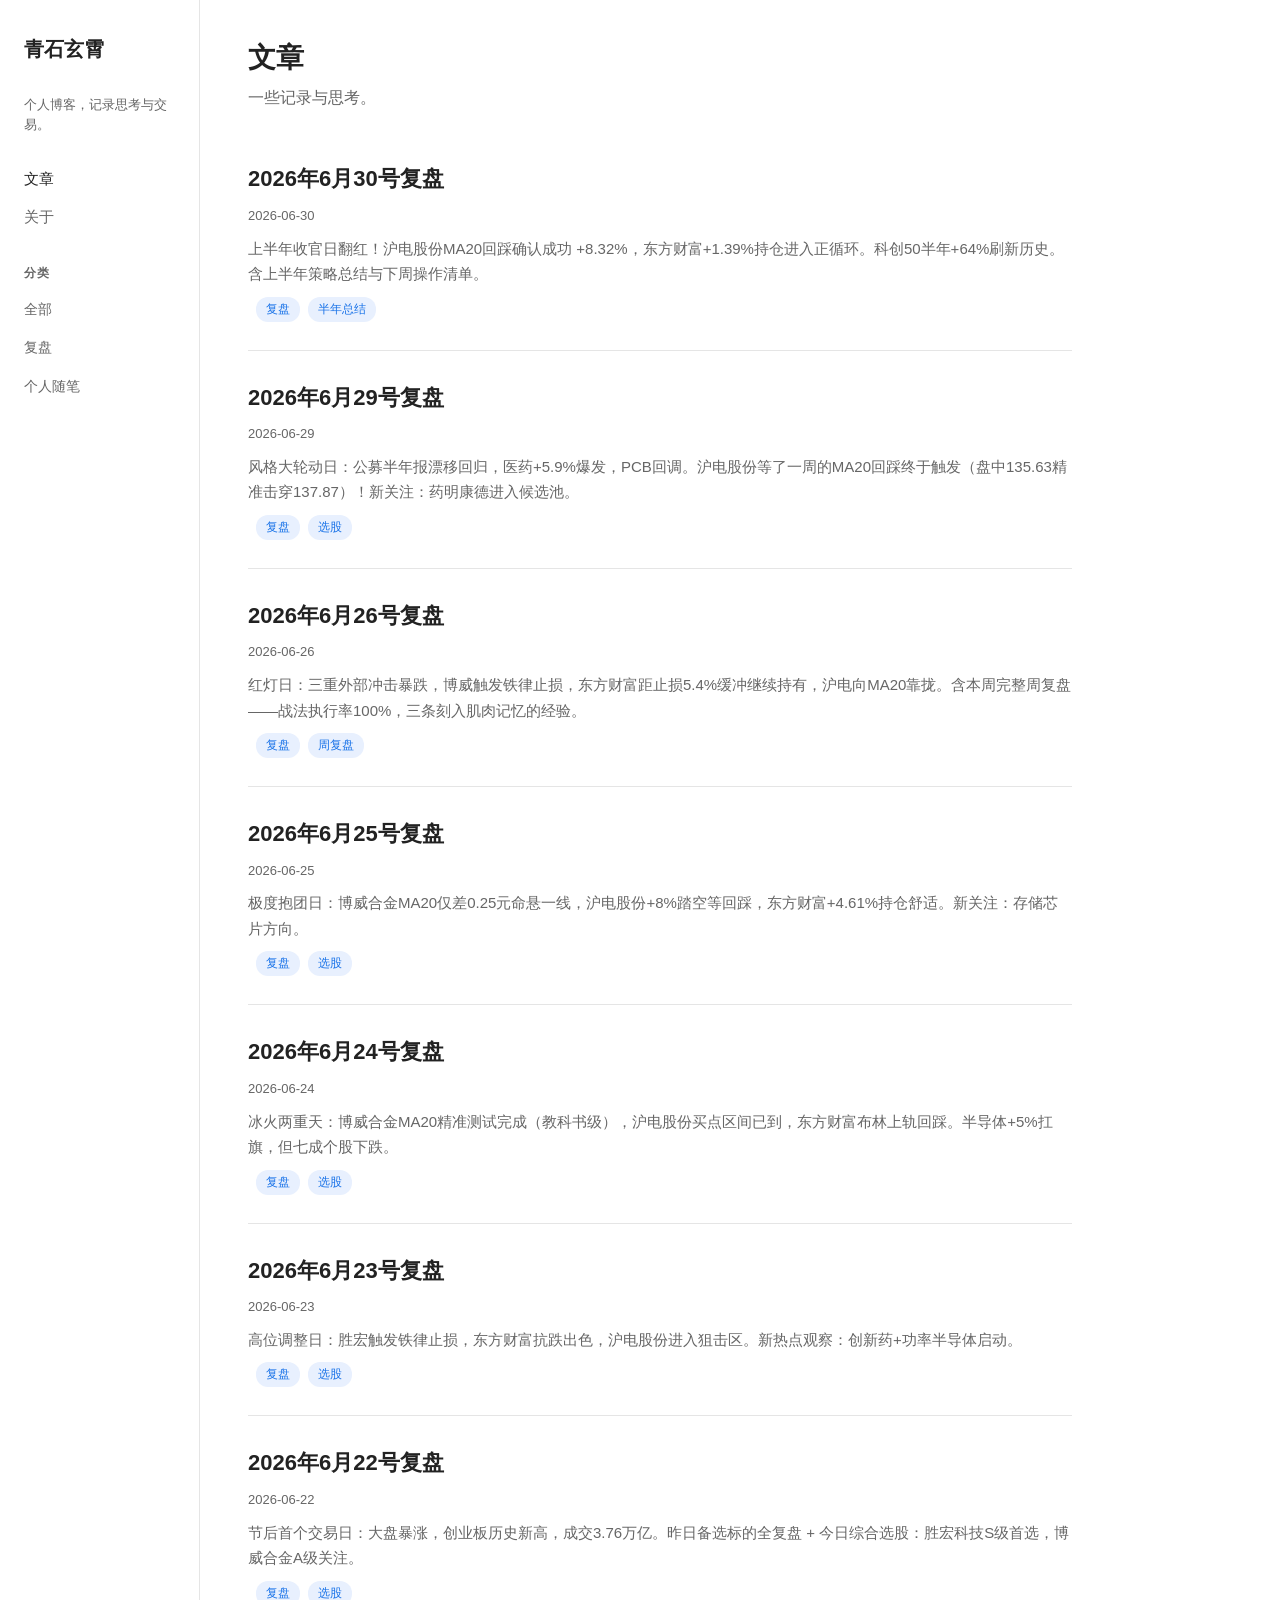
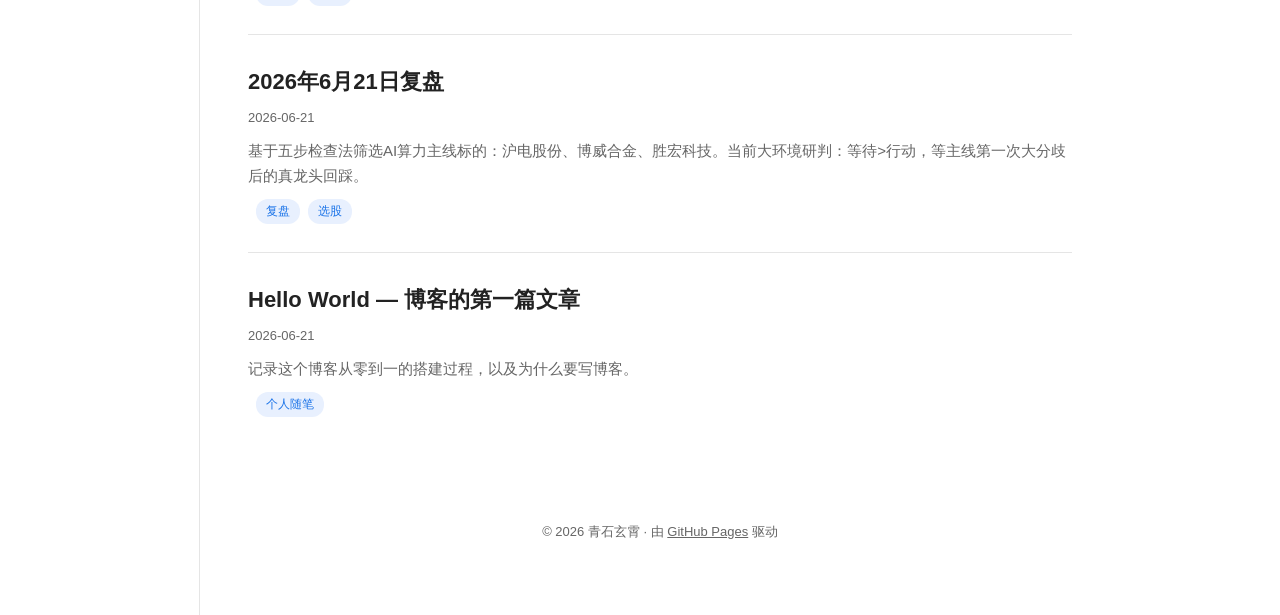
<file: index.html>
<!DOCTYPE html>
<html lang="zh-CN">
<head>
  <meta charset="UTF-8">
  <meta name="viewport" content="width=device-width, initial-scale=1.0">
  <title>青石玄霄</title>
  <link rel="stylesheet" href="style.css">
</head>
<body>

<aside class="sidebar">
  <a class="site-title" href="./">青石玄霄</a>
  <p class="site-desc">个人博客，记录思考与交易。</p>

  <div class="sidebar-nav">
    <a href="./" class="active">文章</a>
    <a href="about.html">关于</a>
  </div>

  <div class="sidebar-cats">
    <span class="cat-label">分类</span>
    <a href="./">全部</a>
    <a href="?tag=复盘">复盘</a>
    <a href="?tag=个人随笔">个人随笔</a>
  </div>
</aside>

<main class="main">
  <div class="hero">
    <h1>文章</h1>
    <p>一些记录与思考。</p>
  </div>

  <ul class="post-list">
    <li class="post-card">
      <a href="posts/fupan-0630.html">
        <h2>2026年6月30号复盘</h2>
        <div class="meta">2026-06-30</div>
        <p class="excerpt">上半年收官日翻红！沪电股份MA20回踩确认成功 +8.32%，东方财富+1.39%持仓进入正循环。科创50半年+64%刷新历史。含上半年策略总结与下周操作清单。</p>
        <div class="tags">
          <a class="tag" href="?tag=复盘">复盘</a>
          <a class="tag" href="?tag=半年总结">半年总结</a>
        </div>
      </a>
    </li>
    <li class="post-card">
      <a href="posts/fupan-0629.html">
        <h2>2026年6月29号复盘</h2>
        <div class="meta">2026-06-29</div>
        <p class="excerpt">风格大轮动日：公募半年报漂移回归，医药+5.9%爆发，PCB回调。沪电股份等了一周的MA20回踩终于触发（盘中135.63精准击穿137.87）！新关注：药明康德进入候选池。</p>
        <div class="tags">
          <a class="tag" href="?tag=复盘">复盘</a>
          <a class="tag" href="?tag=选股">选股</a>
        </div>
      </a>
    </li>
    <li class="post-card">
      <a href="posts/fupan-0626.html">
        <h2>2026年6月26号复盘</h2>
        <div class="meta">2026-06-26</div>
        <p class="excerpt">红灯日：三重外部冲击暴跌，博威触发铁律止损，东方财富距止损5.4%缓冲继续持有，沪电向MA20靠拢。含本周完整周复盘——战法执行率100%，三条刻入肌肉记忆的经验。</p>
        <div class="tags">
          <a class="tag" href="?tag=复盘">复盘</a>
          <a class="tag" href="?tag=周复盘">周复盘</a>
        </div>
      </a>
    </li>
    <li class="post-card">
      <a href="posts/fupan-0625.html">
        <h2>2026年6月25号复盘</h2>
        <div class="meta">2026-06-25</div>
        <p class="excerpt">极度抱团日：博威合金MA20仅差0.25元命悬一线，沪电股份+8%踏空等回踩，东方财富+4.61%持仓舒适。新关注：存储芯片方向。</p>
        <div class="tags">
          <a class="tag" href="?tag=复盘">复盘</a>
          <a class="tag" href="?tag=选股">选股</a>
        </div>
      </a>
    </li>
    <li class="post-card">
      <a href="posts/fupan-0624.html">
        <h2>2026年6月24号复盘</h2>
        <div class="meta">2026-06-24</div>
        <p class="excerpt">冰火两重天：博威合金MA20精准测试完成（教科书级），沪电股份买点区间已到，东方财富布林上轨回踩。半导体+5%扛旗，但七成个股下跌。</p>
        <div class="tags">
          <a class="tag" href="?tag=复盘">复盘</a>
          <a class="tag" href="?tag=选股">选股</a>
        </div>
      </a>
    </li>
    <li class="post-card">
      <a href="posts/fupan-0623.html">
        <h2>2026年6月23号复盘</h2>
        <div class="meta">2026-06-23</div>
        <p class="excerpt">高位调整日：胜宏触发铁律止损，东方财富抗跌出色，沪电股份进入狙击区。新热点观察：创新药+功率半导体启动。</p>
        <div class="tags">
          <a class="tag" href="?tag=复盘">复盘</a>
          <a class="tag" href="?tag=选股">选股</a>
        </div>
      </a>
    </li>
    <li class="post-card">
      <a href="posts/fupan-0622.html">
        <h2>2026年6月22号复盘</h2>
        <div class="meta">2026-06-22</div>
        <p class="excerpt">节后首个交易日：大盘暴涨，创业板历史新高，成交3.76万亿。昨日备选标的全复盘 + 今日综合选股：胜宏科技S级首选，博威合金A级关注。</p>
        <div class="tags">
          <a class="tag" href="?tag=复盘">复盘</a>
          <a class="tag" href="?tag=选股">选股</a>
        </div>
      </a>
    </li>
    <li class="post-card">
      <a href="posts/m20-pullback.html">
        <h2>2026年6月21日复盘</h2>
        <div class="meta">2026-06-21</div>
        <p class="excerpt">基于五步检查法筛选AI算力主线标的：沪电股份、博威合金、胜宏科技。当前大环境研判：等待&gt;行动，等主线第一次大分歧后的真龙头回踩。</p>
        <div class="tags">
          <a class="tag" href="?tag=复盘">复盘</a>
          <a class="tag" href="?tag=选股">选股</a>
        </div>
      </a>
    </li>
    <li class="post-card">
      <a href="posts/hello-world.html">
        <h2>Hello World — 博客的第一篇文章</h2>
        <div class="meta">2026-06-21</div>
        <p class="excerpt">记录这个博客从零到一的搭建过程，以及为什么要写博客。</p>
        <div class="tags">
          <a class="tag" href="?tag=个人随笔">个人随笔</a>
        </div>
      </a>
    </li>
  </ul>

  <footer>
    <p>&copy; 2026 青石玄霄 &middot; 由 <a href="https://pages.github.com">GitHub Pages</a> 驱动</p>
  </footer>
</main>

<script>
(function(){
  var params = new URLSearchParams(location.search);
  var tag = params.get('tag');
  if (!tag) return;
  var cards = document.querySelectorAll('.post-card');
  var any = false;
  cards.forEach(function(c){
    var tags = c.querySelectorAll('.tag');
    var match = false;
    tags.forEach(function(t){
      if (t.textContent.trim() === tag) match = true;
    });
    if (!match) { c.style.display = 'none'; }
    else { any = true; }
  });
  if (!any) {
    document.querySelector('.hero h1').textContent = '没有「' + tag + '」分类的文章';
    document.querySelector('.hero p').textContent = '';
  } else {
    document.querySelector('.hero h1').textContent = tag;
    document.querySelector('.hero p').textContent = '';
  }
  document.querySelectorAll('.sidebar-cats a').forEach(function(a){
    a.classList.toggle('active', a.getAttribute('href') === '?tag=' + tag);
  });
})();
</script>

</body>
</html>
</file>
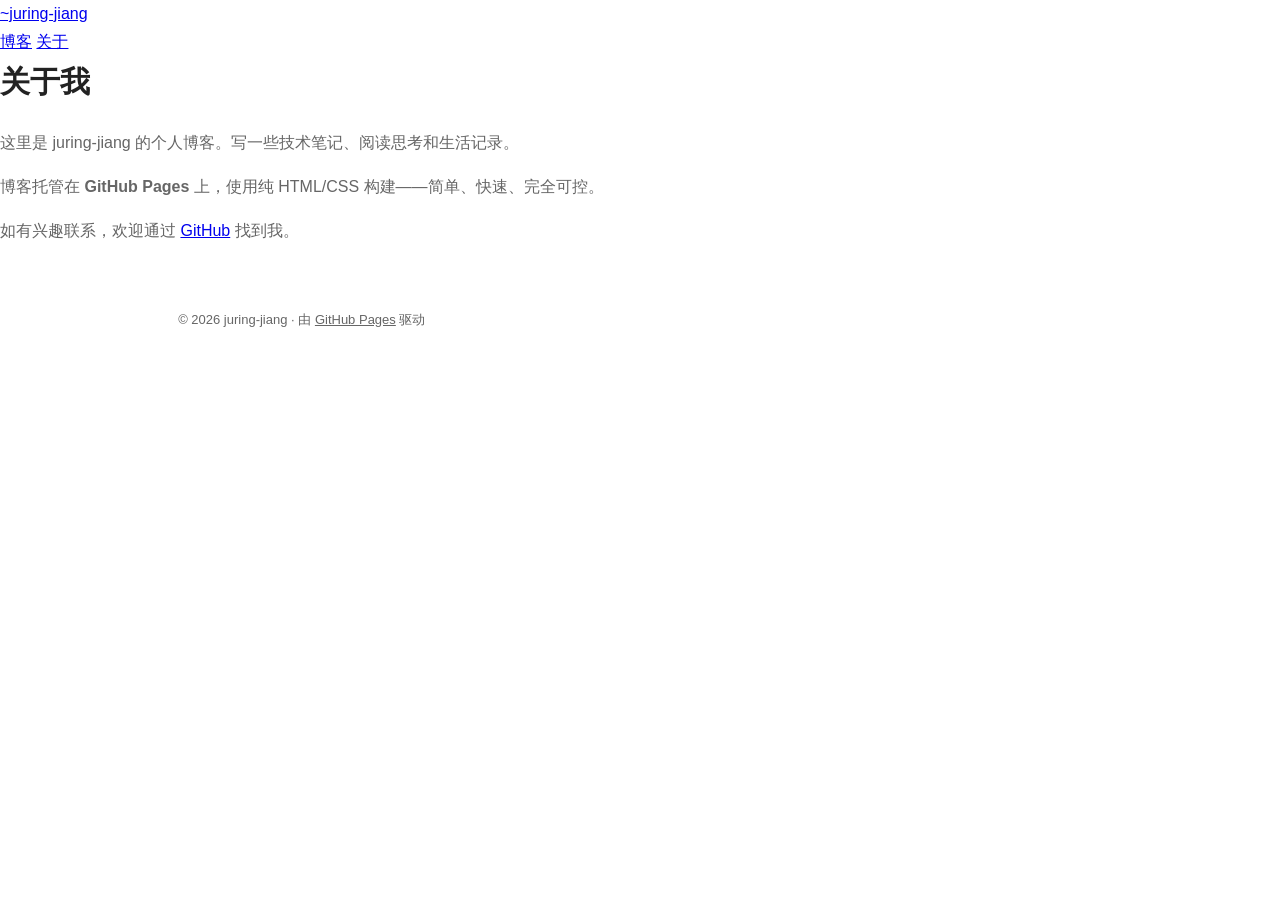
<file: about.html>
<!DOCTYPE html>
<html lang="zh-CN">
<head>
  <meta charset="UTF-8">
  <meta name="viewport" content="width=device-width, initial-scale=1.0">
  <title>关于 — juring-jiang</title>
  <link rel="stylesheet" href="style.css">
</head>
<body>
  <div class="container">
    <nav>
      <a class="site-title" href="./">~juring-jiang</a>
      <div class="nav-links">
        <a href="./">博客</a>
        <a href="about.html">关于</a>
      </div>
    </nav>

    <div class="about-section">
      <h1>关于我</h1>
      <p>
        这里是 juring-jiang 的个人博客。写一些技术笔记、阅读思考和生活记录。
      </p>
      <p>
        博客托管在 <strong>GitHub Pages</strong> 上，使用纯 HTML/CSS 构建——简单、快速、完全可控。
      </p>
      <p>
        如有兴趣联系，欢迎通过 <a href="https://github.com/Juringvay">GitHub</a> 找到我。
      </p>
    </div>

    <footer>
      <p>&copy; 2026 juring-jiang &middot; 由 <a href="https://pages.github.com">GitHub Pages</a> 驱动</p>
    </footer>
  </div>
</body>
</html>
</file>
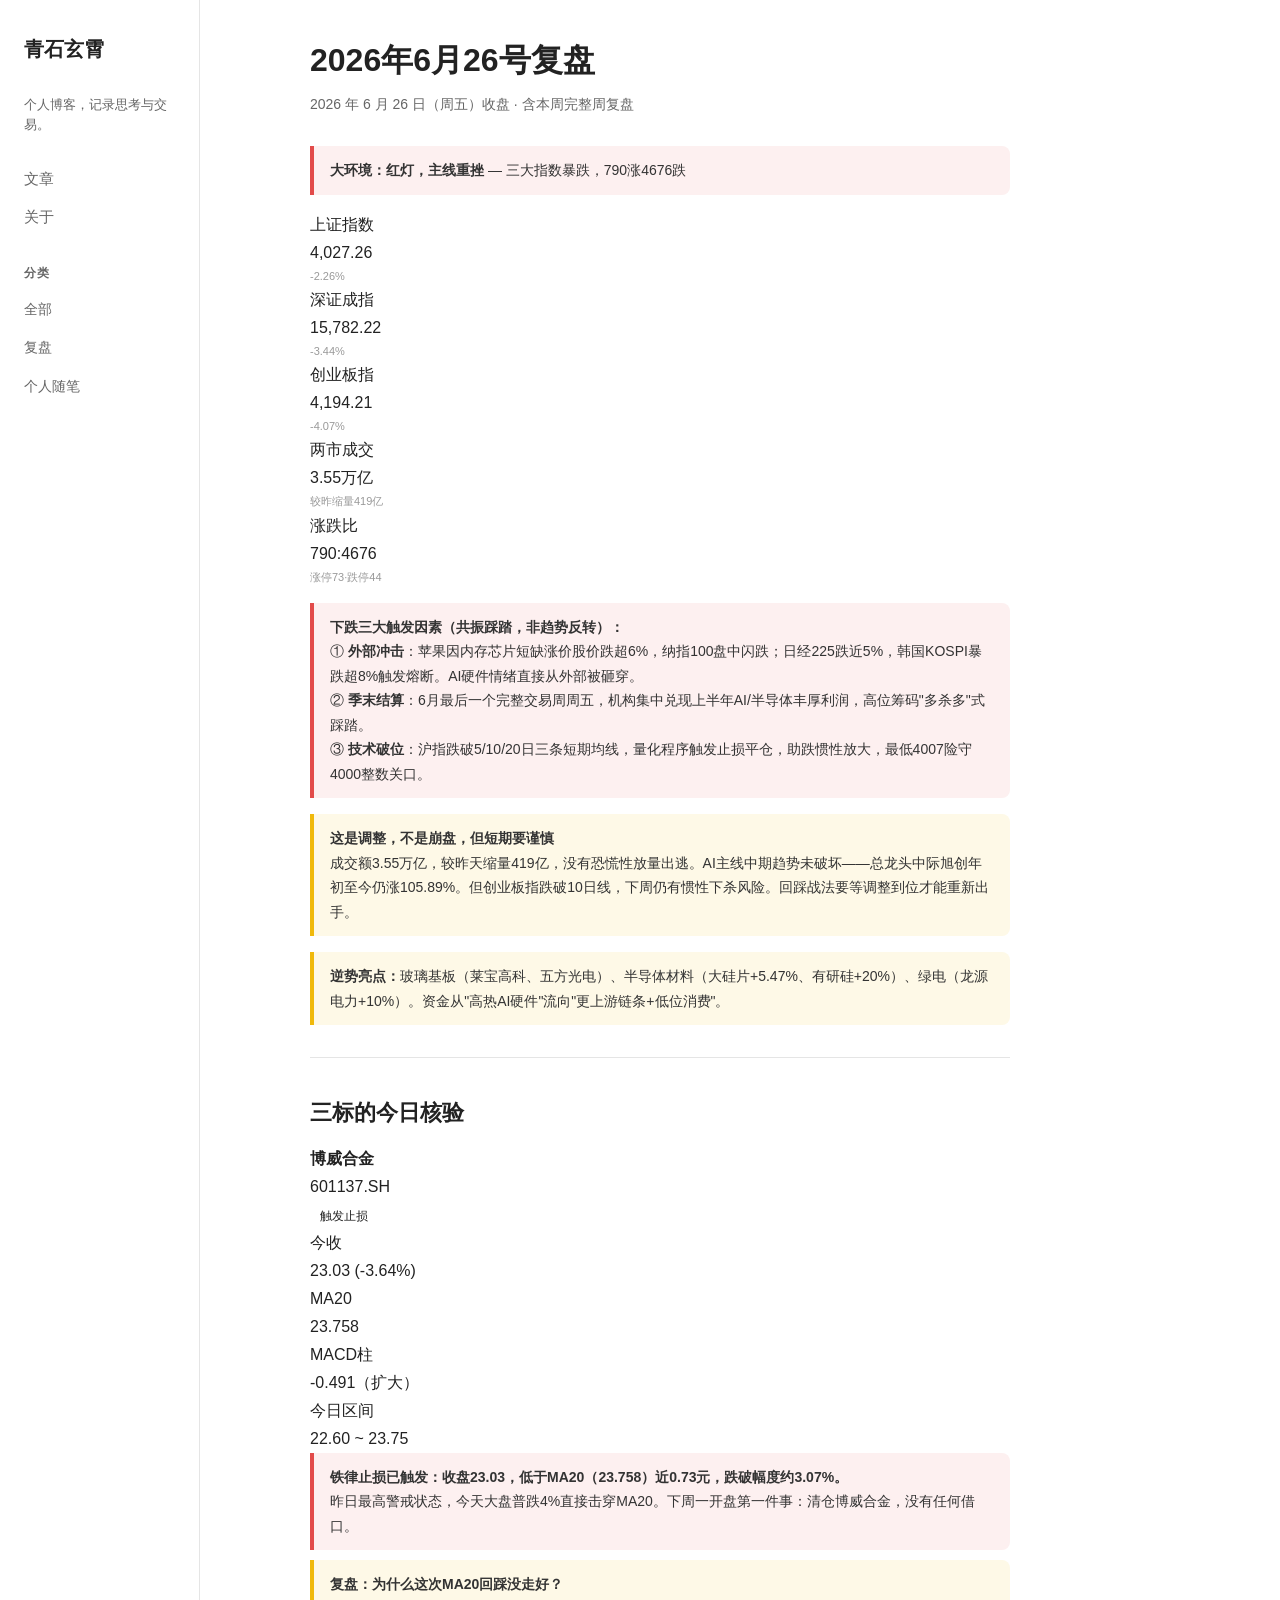
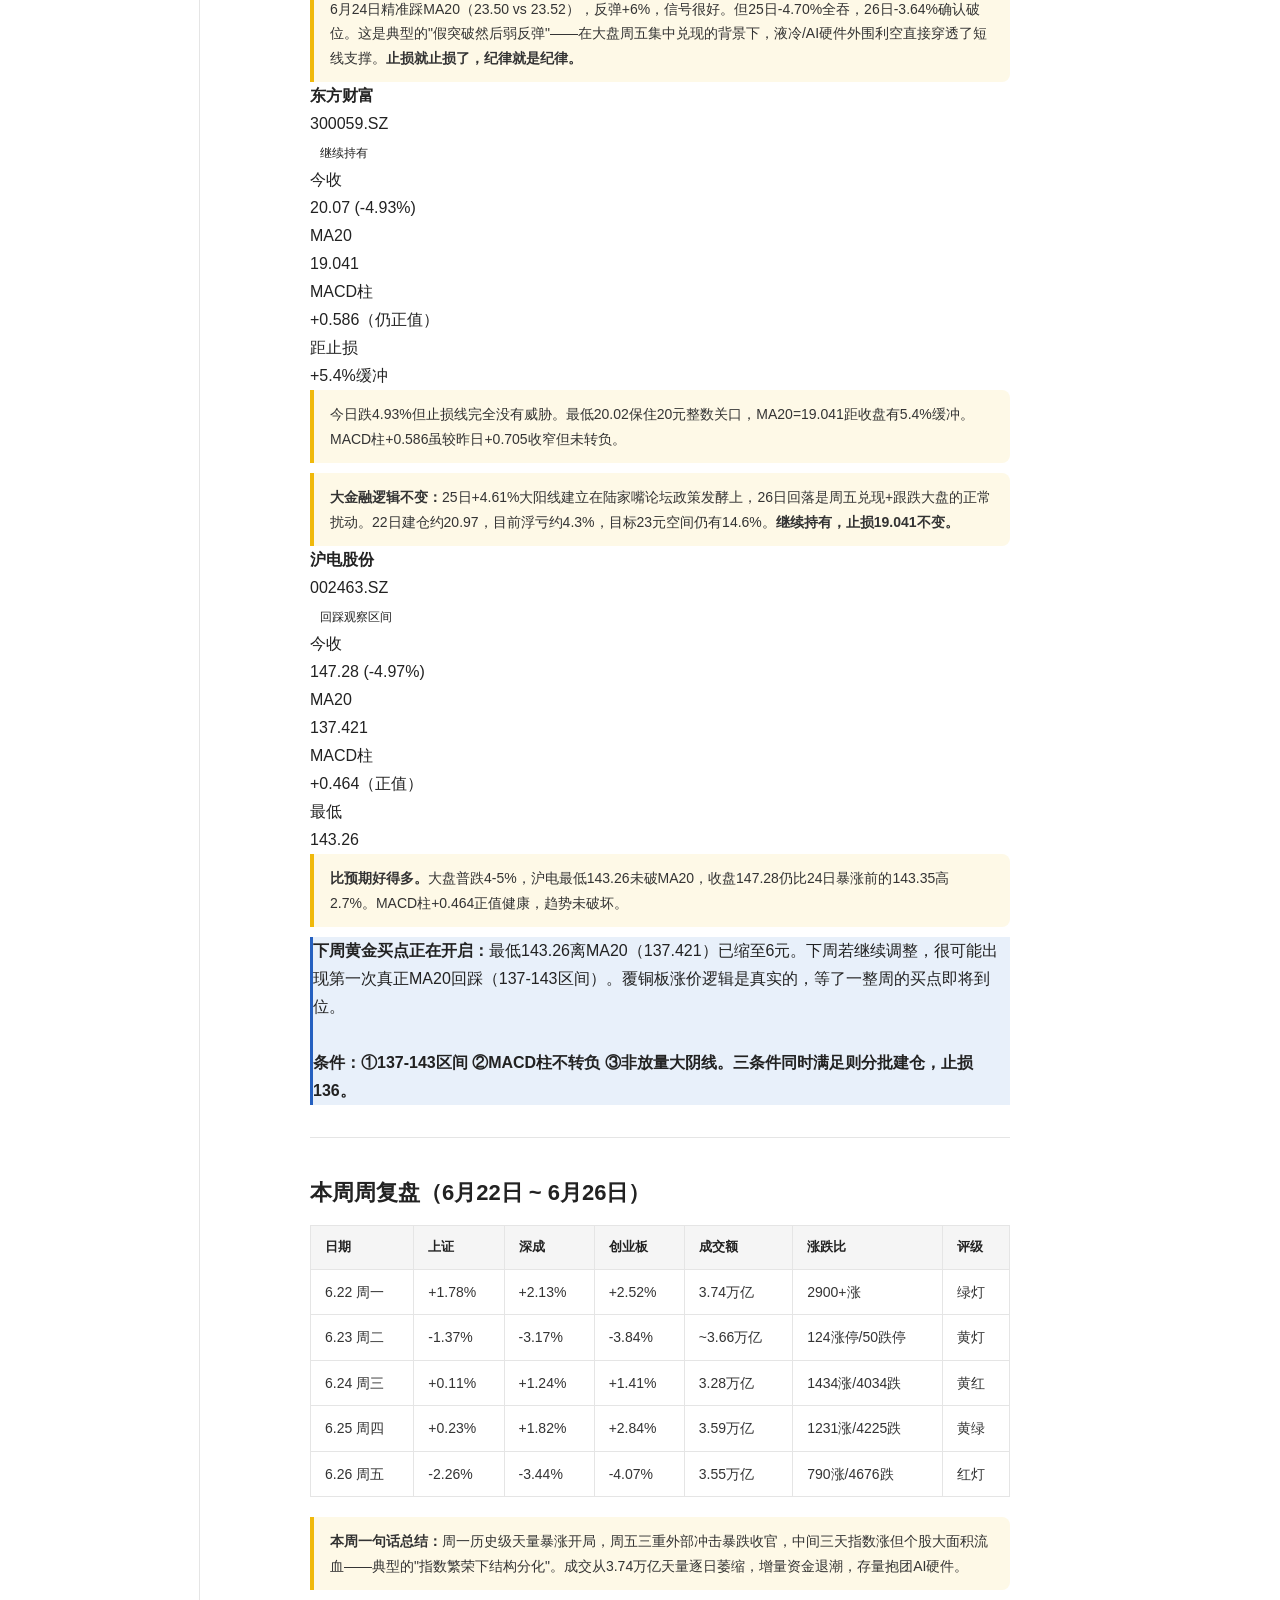
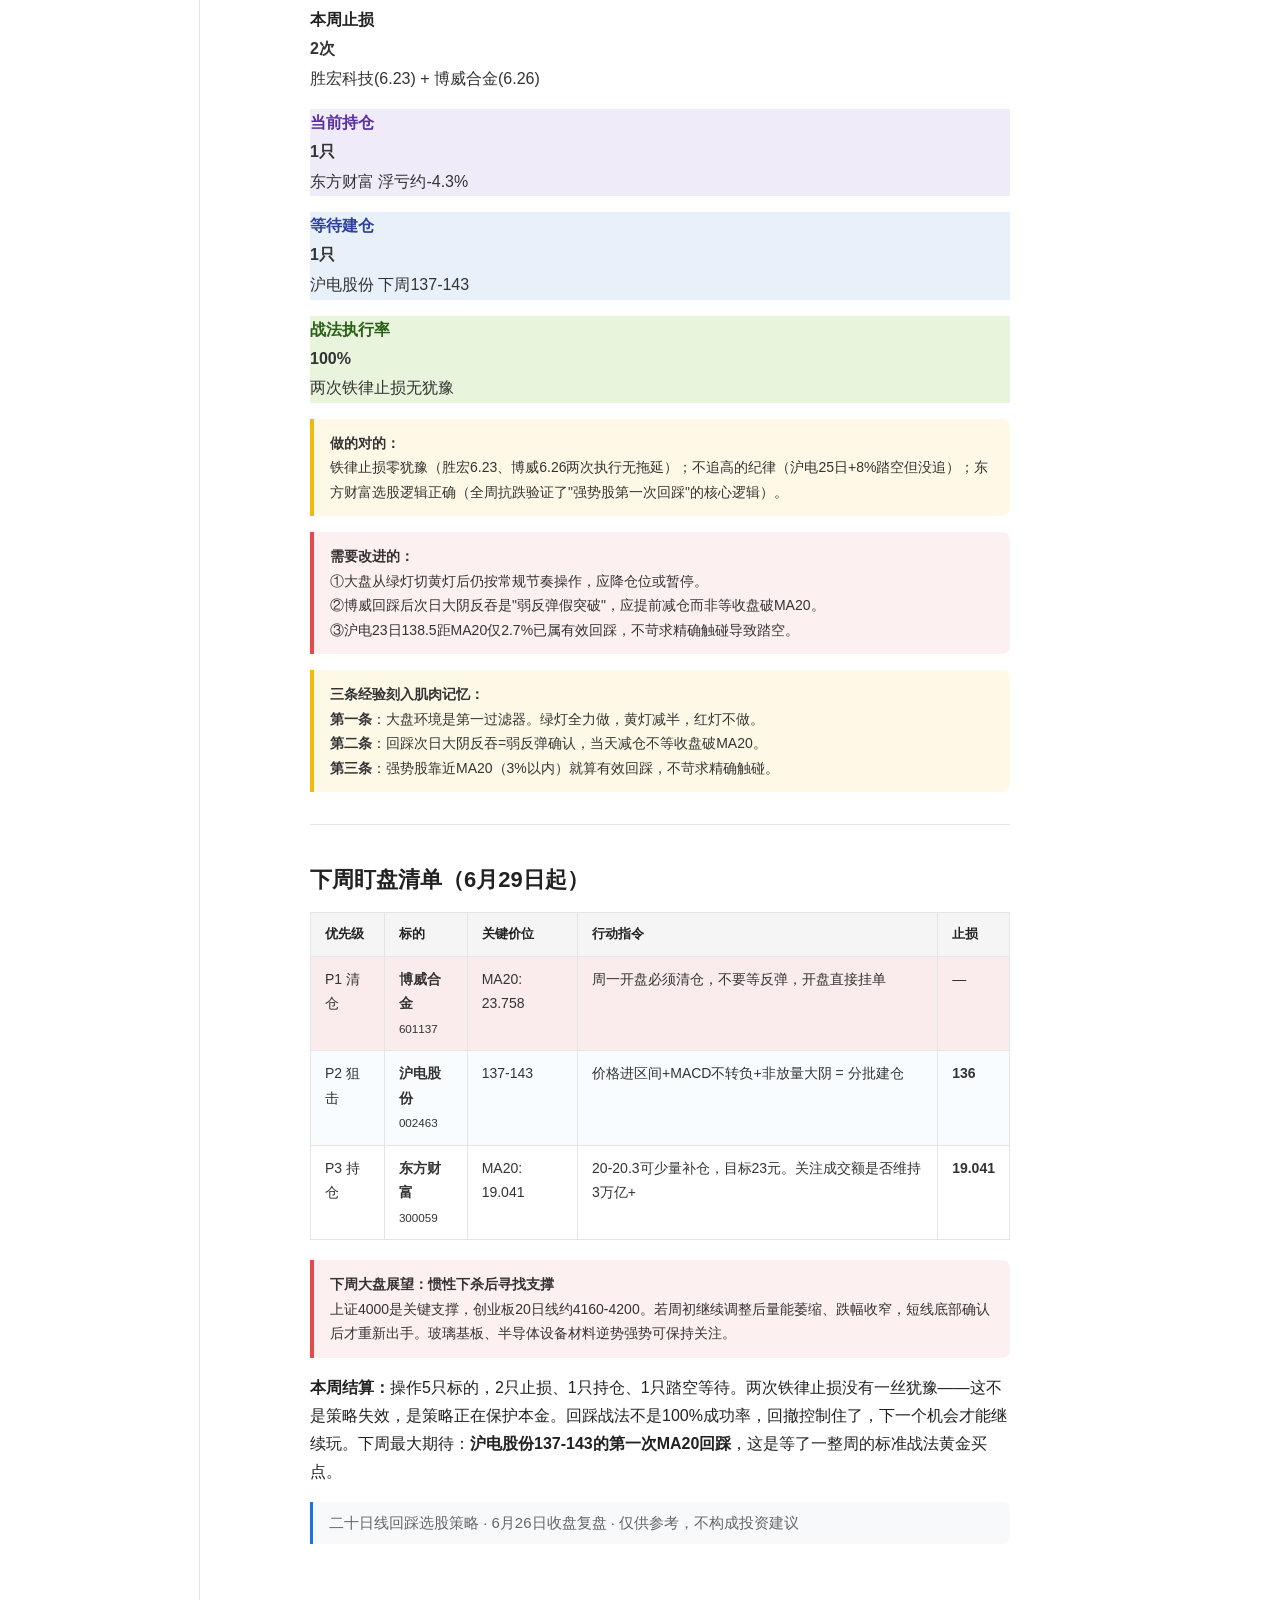
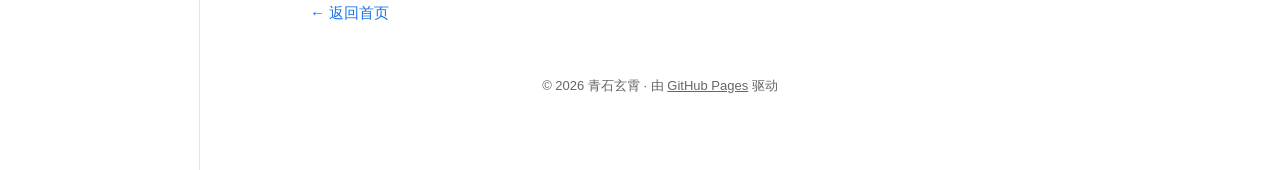
<file: posts/fupan-0626.html>
<!DOCTYPE html>
<html lang="zh-CN">
<head>
  <meta charset="UTF-8">
  <meta name="viewport" content="width=device-width, initial-scale=1.0">
  <title>2026年6月26号复盘 — 青石玄霄</title>
  <link rel="stylesheet" href="../style.css">
</head>
<body>

<aside class="sidebar">
  <a class="site-title" href="../">青石玄霄</a>
  <p class="site-desc">个人博客，记录思考与交易。</p>
  <div class="sidebar-nav">
    <a href="../">文章</a>
    <a href="../about.html">关于</a>
  </div>
  <div class="sidebar-cats">
    <span class="cat-label">分类</span>
    <a href="../">全部</a>
    <a href="../?tag=复盘">复盘</a>
    <a href="../?tag=个人随笔">个人随笔</a>
  </div>
</aside>

<main class="main">
  <article class="article">
    <h1>2026年6月26号复盘</h1>
    <div class="meta">2026 年 6 月 26 日（周五）收盘 &middot; 含本周完整周复盘</div>

    <div class="content">

      <div class="callout callout-danger">
        <strong>大环境：红灯，主线重挫</strong> — 三大指数暴跌，790涨4676跌
      </div>

      <div class="metrics-grid">
        <div class="metric"><div class="mlabel">上证指数</div><div class="mval green">4,027.26</div><div style="font-size:11px;color:#999">-2.26%</div></div>
        <div class="metric"><div class="mlabel">深证成指</div><div class="mval green">15,782.22</div><div style="font-size:11px;color:#999">-3.44%</div></div>
        <div class="metric"><div class="mlabel">创业板指</div><div class="mval green">4,194.21</div><div style="font-size:11px;color:#999">-4.07%</div></div>
        <div class="metric"><div class="mlabel">两市成交</div><div class="mval">3.55万亿</div><div style="font-size:11px;color:#999">较昨缩量419亿</div></div>
        <div class="metric"><div class="mlabel">涨跌比</div><div class="mval green">790:4676</div><div style="font-size:11px;color:#999">涨停73·跌停44</div></div>
      </div>

      <div class="callout callout-danger">
        <strong>下跌三大触发因素（共振踩踏，非趋势反转）：</strong><br>
        ① <strong>外部冲击</strong>：苹果因内存芯片短缺涨价股价跌超6%，纳指100盘中闪跌；日经225跌近5%，韩国KOSPI暴跌超8%触发熔断。AI硬件情绪直接从外部被砸穿。<br>
        ② <strong>季末结算</strong>：6月最后一个完整交易周周五，机构集中兑现上半年AI/半导体丰厚利润，高位筹码"多杀多"式踩踏。<br>
        ③ <strong>技术破位</strong>：沪指跌破5/10/20日三条短期均线，量化程序触发止损平仓，助跌惯性放大，最低4007险守4000整数关口。
      </div>

      <div class="callout">
        <strong>这是调整，不是崩盘，但短期要谨慎</strong><br>
        成交额3.55万亿，较昨天缩量419亿，没有恐慌性放量出逃。AI主线中期趋势未破坏——总龙头中际旭创年初至今仍涨105.89%。但创业板指跌破10日线，下周仍有惯性下杀风险。回踩战法要等调整到位才能重新出手。
      </div>

      <div class="callout callout-blue">
        <strong>逆势亮点：</strong>玻璃基板（莱宝高科、五方光电）、半导体材料（大硅片+5.47%、有研硅+20%）、绿电（龙源电力+10%）。资金从"高热AI硬件"流向"更上游链条+低位消费"。
      </div>

      <hr>

      <h2>三标的今日核验</h2>

      <div class="stock-card-rpt" style="border-color:#e8a0a0">
        <div class="sc-head">
          <div><h4>博威合金</h4><div class="code">601137.SH</div></div>
          <span class="tag-stop" style="font-size:12px;padding:4px 10px;">触发止损</span>
        </div>
        <div class="sc-body">
          <div class="sc-item"><label>今收</label><div class="val green">23.03 (-3.64%)</div></div>
          <div class="sc-item"><label>MA20</label><div class="val">23.758</div></div>
          <div class="sc-item"><label>MACD柱</label><div class="val green">-0.491（扩大）</div></div>
          <div class="sc-item"><label>今日区间</label><div class="val">22.60 ~ 23.75</div></div>
        </div>
        <div class="sc-foot">
          <div class="callout callout-danger" style="margin:0 0 10px 0">
            <strong>铁律止损已触发：收盘23.03，低于MA20（23.758）近0.73元，跌破幅度约3.07%。</strong><br>
            昨日最高警戒状态，今天大盘普跌4%直接击穿MA20。下周一开盘第一件事：清仓博威合金，没有任何借口。
          </div>
          <div class="callout" style="margin:0">
            <strong>复盘：为什么这次MA20回踩没走好？</strong><br>
            6月24日精准踩MA20（23.50 vs 23.52），反弹+6%，信号很好。但25日-4.70%全吞，26日-3.64%确认破位。这是典型的"假突破然后弱反弹"——在大盘周五集中兑现的背景下，液冷/AI硬件外围利空直接穿透了短线支撑。<strong>止损就止损了，纪律就是纪律。</strong>
          </div>
        </div>
      </div>

      <div class="stock-card-rpt">
        <div class="sc-head">
          <div><h4>东方财富</h4><div class="code">300059.SZ</div></div>
          <span class="tag-hold" style="font-size:12px;padding:4px 10px;">继续持有</span>
        </div>
        <div class="sc-body">
          <div class="sc-item"><label>今收</label><div class="val green">20.07 (-4.93%)</div></div>
          <div class="sc-item"><label>MA20</label><div class="val">19.041</div></div>
          <div class="sc-item"><label>MACD柱</label><div class="val red">+0.586（仍正值）</div></div>
          <div class="sc-item"><label>距止损</label><div class="val red">+5.4%缓冲</div></div>
        </div>
        <div class="sc-foot">
          <div class="callout callout-yellow" style="margin:0 0 10px 0">
            今日跌4.93%但止损线完全没有威胁。最低20.02保住20元整数关口，MA20=19.041距收盘有5.4%缓冲。MACD柱+0.586虽较昨日+0.705收窄但未转负。
          </div>
          <div class="callout callout-blue" style="margin:0">
            <strong>大金融逻辑不变：</strong>25日+4.61%大阳线建立在陆家嘴论坛政策发酵上，26日回落是周五兑现+跟跌大盘的正常扰动。22日建仓约20.97，目前浮亏约4.3%，目标23元空间仍有14.6%。<strong>继续持有，止损19.041不变。</strong>
          </div>
        </div>
      </div>

      <div class="stock-card-rpt" style="border-color:#d0e8d0">
        <div class="sc-head">
          <div><h4>沪电股份</h4><div class="code">002463.SZ</div></div>
          <span class="tag-a" style="font-size:12px;padding:4px 10px;">回踩观察区间</span>
        </div>
        <div class="sc-body">
          <div class="sc-item"><label>今收</label><div class="val green">147.28 (-4.97%)</div></div>
          <div class="sc-item"><label>MA20</label><div class="val">137.421</div></div>
          <div class="sc-item"><label>MACD柱</label><div class="val red">+0.464（正值）</div></div>
          <div class="sc-item"><label>最低</label><div class="val">143.26</div></div>
        </div>
        <div class="sc-foot">
          <div class="callout callout-green" style="margin:0 0 10px 0">
            <strong>比预期好得多。</strong>大盘普跌4-5%，沪电最低143.26未破MA20，收盘147.28仍比24日暴涨前的143.35高2.7%。MACD柱+0.464正值健康，趋势未破坏。
          </div>
          <div class="ops-box" style="border-left:3px solid #2560c0;background:#e8f0fa;">
            <strong>下周黄金买点正在开启：</strong>最低143.26离MA20（137.421）已缩至6元。下周若继续调整，很可能出现第一次真正MA20回踩（137-143区间）。覆铜板涨价逻辑是真实的，等了一整周的买点即将到位。<br><br>
            <strong>条件：①137-143区间 ②MACD柱不转负 ③非放量大阴线。三条件同时满足则分批建仓，止损136。</strong>
          </div>
        </div>
      </div>

      <hr>

      <h2>本周周复盘（6月22日 ~ 6月26日）</h2>

      <table>
        <thead><tr><th>日期</th><th>上证</th><th>深成</th><th>创业板</th><th>成交额</th><th>涨跌比</th><th>评级</th></tr></thead>
        <tbody>
          <tr><td>6.22 周一</td><td class="red">+1.78%</td><td class="red">+2.13%</td><td class="red">+2.52%</td><td>3.74万亿</td><td>2900+涨</td><td>绿灯</td></tr>
          <tr><td>6.23 周二</td><td class="green">-1.37%</td><td class="green">-3.17%</td><td class="green">-3.84%</td><td>~3.66万亿</td><td>124涨停/50跌停</td><td>黄灯</td></tr>
          <tr><td>6.24 周三</td><td class="red">+0.11%</td><td class="red">+1.24%</td><td class="red">+1.41%</td><td>3.28万亿</td><td>1434涨/4034跌</td><td>黄红</td></tr>
          <tr><td>6.25 周四</td><td class="red">+0.23%</td><td class="red">+1.82%</td><td class="red">+2.84%</td><td>3.59万亿</td><td>1231涨/4225跌</td><td>黄绿</td></tr>
          <tr><td>6.26 周五</td><td class="green">-2.26%</td><td class="green">-3.44%</td><td class="green">-4.07%</td><td>3.55万亿</td><td>790涨/4676跌</td><td>红灯</td></tr>
        </tbody>
      </table>

      <div class="callout">
        <strong>本周一句话总结：</strong>周一历史级天量暴涨开局，周五三重外部冲击暴跌收官，中间三天指数涨但个股大面积流血——典型的"指数繁荣下结构分化"。成交从3.74万亿天量逐日萎缩，增量资金退潮，存量抱团AI硬件。
      </div>

      <div class="summary-grid">
        <div class="sum-card sum-s"><h4>本周止损</h4><p><strong>2次</strong><br>胜宏科技(6.23) + 博威合金(6.26)</p></div>
        <div class="sum-card" style="background:#f0ebf9"><h4 style="color:#5a30a0">当前持仓</h4><p><strong>1只</strong><br>东方财富 浮亏约-4.3%</p></div>
        <div class="sum-card" style="background:#e8f0fa"><h4 style="color:#3040a0">等待建仓</h4><p><strong>1只</strong><br>沪电股份 下周137-143</p></div>
        <div class="sum-card" style="background:#e8f4dc"><h4 style="color:#2a6018">战法执行率</h4><p><strong>100%</strong><br>两次铁律止损无犹豫</p></div>
      </div>

      <div class="callout callout-green">
        <strong>做的对的：</strong><br>
        铁律止损零犹豫（胜宏6.23、博威6.26两次执行无拖延）；不追高的纪律（沪电25日+8%踏空但没追）；东方财富选股逻辑正确（全周抗跌验证了"强势股第一次回踩"的核心逻辑）。
      </div>

      <div class="callout callout-danger">
        <strong>需要改进的：</strong><br>
        ①大盘从绿灯切黄灯后仍按常规节奏操作，应降仓位或暂停。<br>
        ②博威回踩后次日大阴反吞是"弱反弹假突破"，应提前减仓而非等收盘破MA20。<br>
        ③沪电23日138.5距MA20仅2.7%已属有效回踩，不苛求精确触碰导致踏空。
      </div>

      <div class="callout callout-blue">
        <strong>三条经验刻入肌肉记忆：</strong><br>
        <strong>第一条</strong>：大盘环境是第一过滤器。绿灯全力做，黄灯减半，红灯不做。<br>
        <strong>第二条</strong>：回踩次日大阴反吞=弱反弹确认，当天减仓不等收盘破MA20。<br>
        <strong>第三条</strong>：强势股靠近MA20（3%以内）就算有效回踩，不苛求精确触碰。
      </div>

      <hr>

      <h2>下周盯盘清单（6月29日起）</h2>

      <table>
        <thead><tr><th>优先级</th><th>标的</th><th>关键价位</th><th>行动指令</th><th>止损</th></tr></thead>
        <tbody>
          <tr style="background:#faecec">
            <td><span class="tag-s">P1 清仓</span></td>
            <td><strong>博威合金</strong><br><small>601137</small></td>
            <td>MA20: 23.758</td>
            <td class="red">周一开盘必须清仓，不要等反弹，开盘直接挂单</td>
            <td>—</td>
          </tr>
          <tr style="background:#f8fcff">
            <td><span class="tag-s">P2 狙击</span></td>
            <td><strong>沪电股份</strong><br><small>002463</small></td>
            <td>137-143</td>
            <td>价格进区间+MACD不转负+非放量大阴 = 分批建仓</td>
            <td><strong class="red">136</strong></td>
          </tr>
          <tr>
            <td><span class="tag-hold">P3 持仓</span></td>
            <td><strong>东方财富</strong><br><small>300059</small></td>
            <td>MA20: 19.041</td>
            <td>20-20.3可少量补仓，目标23元。关注成交额是否维持3万亿+</td>
            <td><strong class="green">19.041</strong></td>
          </tr>
        </tbody>
      </table>

      <div class="callout callout-danger">
        <strong>下周大盘展望：惯性下杀后寻找支撑</strong><br>
        上证4000是关键支撑，创业板20日线约4160-4200。若周初继续调整后量能萎缩、跌幅收窄，短线底部确认后才重新出手。玻璃基板、半导体设备材料逆势强势可保持关注。
      </div>

      <div class="warn-box">
        <strong>本周结算：</strong>操作5只标的，2只止损、1只持仓、1只踏空等待。两次铁律止损没有一丝犹豫——这不是策略失效，是策略正在保护本金。回踩战法不是100%成功率，回撤控制住了，下一个机会才能继续玩。下周最大期待：<strong>沪电股份137-143的第一次MA20回踩</strong>，这是等了一整周的标准战法黄金买点。
      </div>

      <blockquote>二十日线回踩选股策略 &middot; 6月26日收盘复盘 &middot; 仅供参考，不构成投资建议</blockquote>

    </div>

    <a class="back-link" href="../">← 返回首页</a>
  </article>

  <footer>
    <p>&copy; 2026 青石玄霄 &middot; 由 <a href="https://pages.github.com">GitHub Pages</a> 驱动</p>
  </footer>
</main>

</body>
</html>
</file>
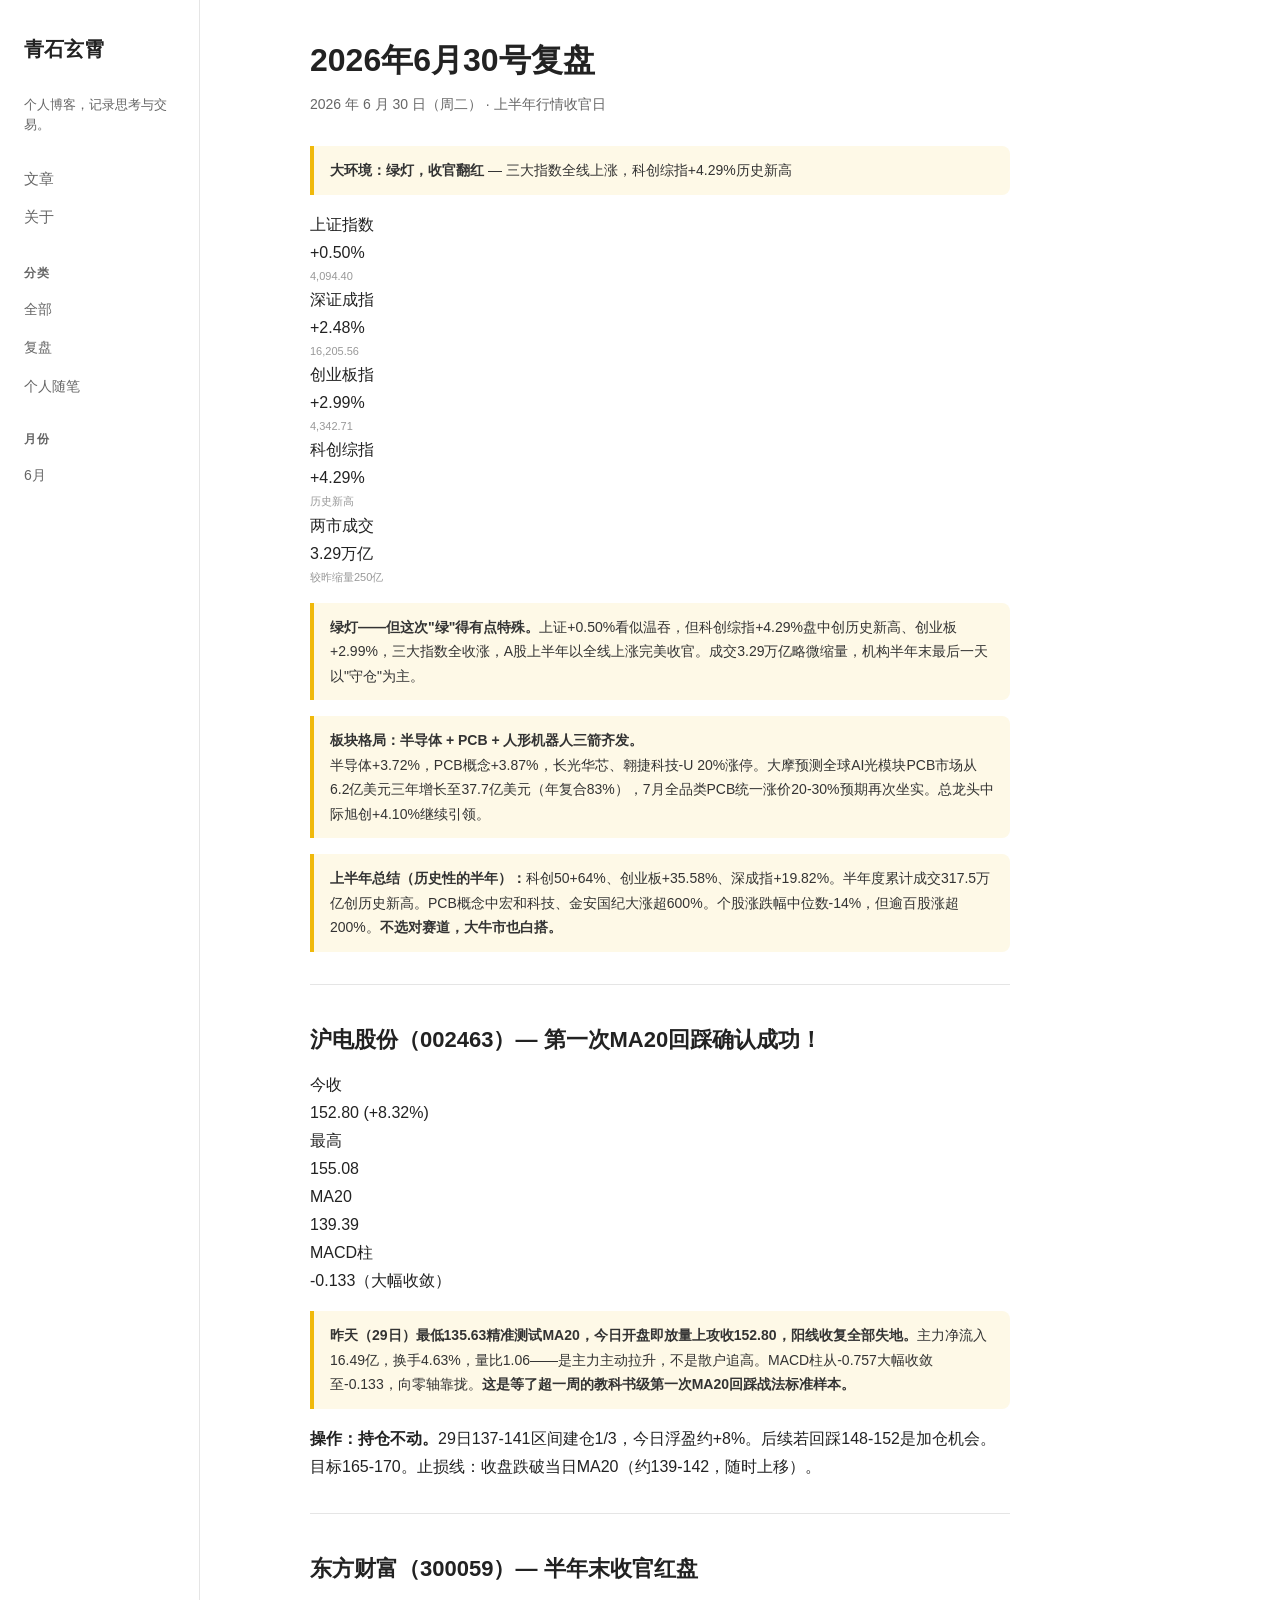
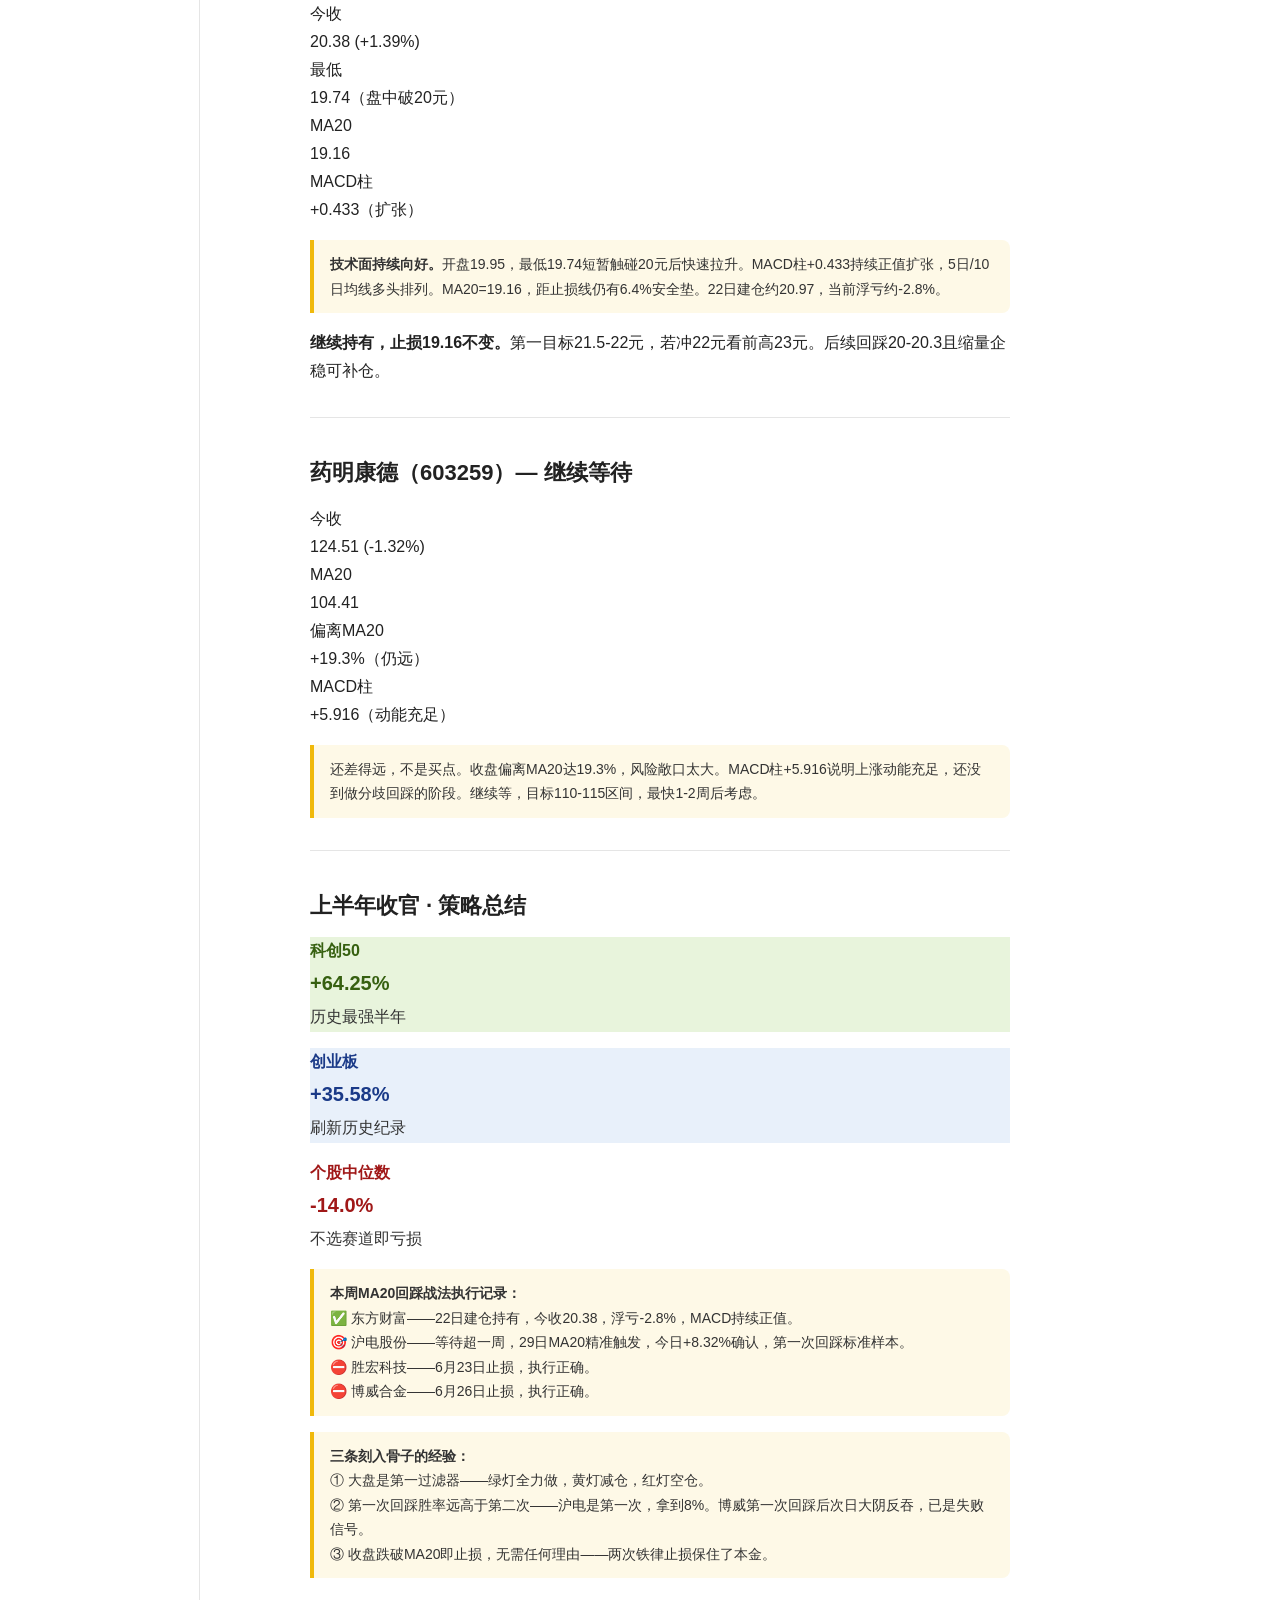
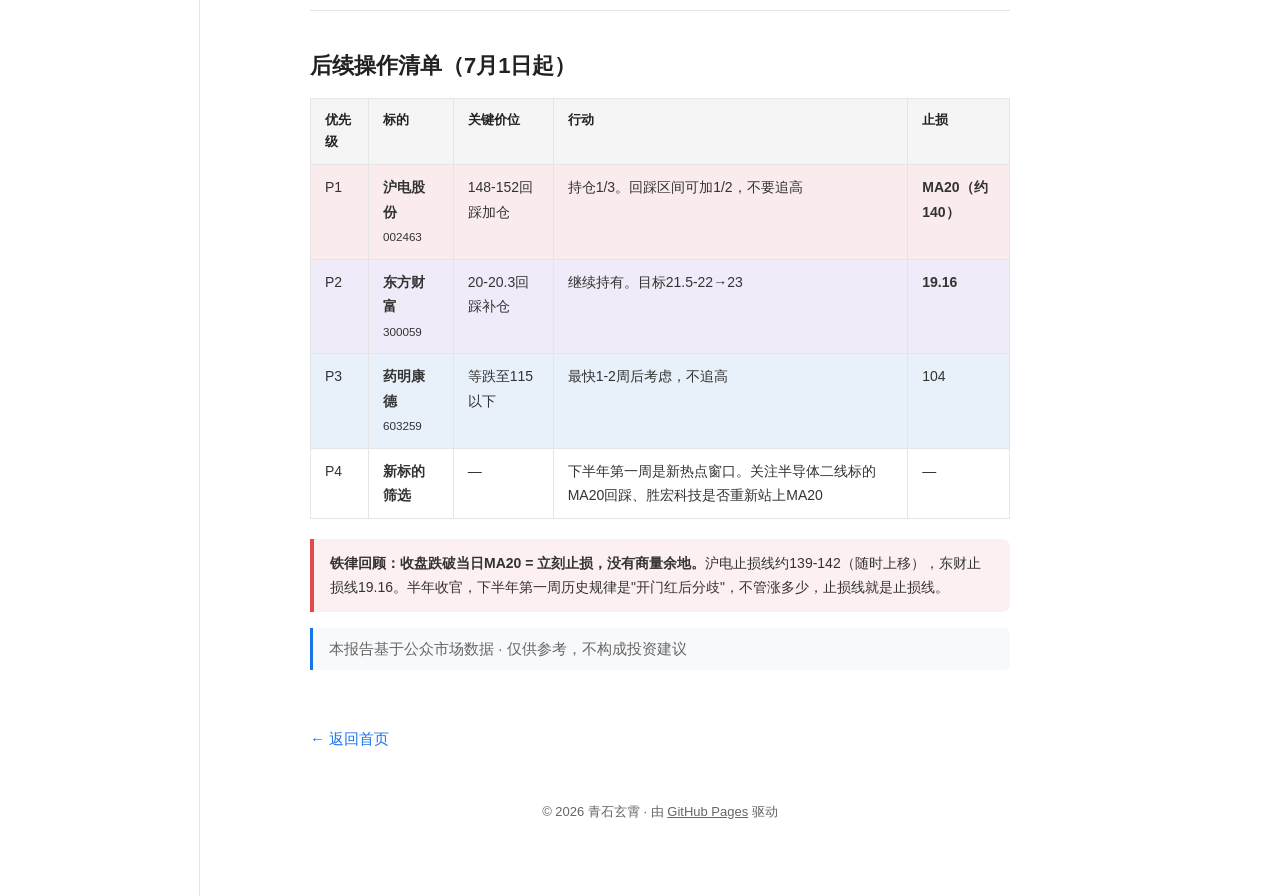
<file: posts/fupan-0630.html>
<!DOCTYPE html>
<html lang="zh-CN">
<head>
  <meta charset="UTF-8">
  <meta name="viewport" content="width=device-width, initial-scale=1.0">
  <title>2026年6月30号复盘 — 青石玄霄</title>
  <link rel="stylesheet" href="../style.css">
</head>
<body>

<aside class="sidebar">
  <a class="site-title" href="../">青石玄霄</a>
  <p class="site-desc">个人博客，记录思考与交易。</p>
  <div class="sidebar-nav">
    <a href="../">文章</a>
    <a href="../about.html">关于</a>
  </div>
  <div class="sidebar-cats">
    <span class="cat-label">分类</span>
    <a href="../">全部</a>
    <a href="../?tag=复盘">复盘</a>
    <a href="../?tag=个人随笔">个人随笔</a>
  </div>
  <div class="sidebar-cats">
    <span class="cat-label">月份</span>
    <a href="../?month=6">6月</a>
  </div>
</aside>

<main class="main">
  <article class="article">
    <h1>2026年6月30号复盘</h1>
    <div class="meta">2026 年 6 月 30 日（周二） &middot; 上半年行情收官日</div>

    <div class="content">

      <div class="callout callout-green">
        <strong>大环境：绿灯，收官翻红</strong> — 三大指数全线上涨，科创综指+4.29%历史新高
      </div>

      <div class="metrics-grid">
        <div class="metric"><div class="mlabel">上证指数</div><div class="mval red">+0.50%</div><div style="font-size:11px;color:#999">4,094.40</div></div>
        <div class="metric"><div class="mlabel">深证成指</div><div class="mval red">+2.48%</div><div style="font-size:11px;color:#999">16,205.56</div></div>
        <div class="metric"><div class="mlabel">创业板指</div><div class="mval red">+2.99%</div><div style="font-size:11px;color:#999">4,342.71</div></div>
        <div class="metric"><div class="mlabel">科创综指</div><div class="mval red">+4.29%</div><div style="font-size:11px;color:#999">历史新高</div></div>
        <div class="metric"><div class="mlabel">两市成交</div><div class="mval">3.29万亿</div><div style="font-size:11px;color:#999">较昨缩量250亿</div></div>
      </div>

      <div class="callout callout-green">
        <strong>绿灯——但这次"绿"得有点特殊。</strong>上证+0.50%看似温吞，但科创综指+4.29%盘中创历史新高、创业板+2.99%，三大指数全收涨，A股上半年以全线上涨完美收官。成交3.29万亿略微缩量，机构半年末最后一天以"守仓"为主。
      </div>

      <div class="callout callout-blue">
        <strong>板块格局：半导体 + PCB + 人形机器人三箭齐发。</strong><br>
        半导体+3.72%，PCB概念+3.87%，长光华芯、翱捷科技-U 20%涨停。大摩预测全球AI光模块PCB市场从6.2亿美元三年增长至37.7亿美元（年复合83%），7月全品类PCB统一涨价20-30%预期再次坐实。总龙头中际旭创+4.10%继续引领。
      </div>

      <div class="callout callout-yellow">
        <strong>上半年总结（历史性的半年）：</strong>科创50+64%、创业板+35.58%、深成指+19.82%。半年度累计成交317.5万亿创历史新高。PCB概念中宏和科技、金安国纪大涨超600%。个股涨跌幅中位数-14%，但逾百股涨超200%。<strong>不选对赛道，大牛市也白搭。</strong>
      </div>

      <hr>

      <h2>沪电股份（002463）— 第一次MA20回踩确认成功！</h2>

      <div class="sc-body">
        <div class="sc-item"><label>今收</label><div class="val red">152.80 (+8.32%)</div></div>
        <div class="sc-item"><label>最高</label><div class="val red">155.08</div></div>
        <div class="sc-item"><label>MA20</label><div class="val">139.39</div></div>
        <div class="sc-item"><label>MACD柱</label><div class="val red">-0.133（大幅收敛）</div></div>
      </div>

      <div class="callout callout-green">
        <strong>昨天（29日）最低135.63精准测试MA20，今日开盘即放量上攻收152.80，阳线收复全部失地。</strong>主力净流入16.49亿，换手4.63%，量比1.06——是主力主动拉升，不是散户追高。MACD柱从-0.757大幅收敛至-0.133，向零轴靠拢。<strong>这是等了超一周的教科书级第一次MA20回踩战法标准样本。</strong>
      </div>

      <div class="verdict verdict-buy">
        <strong>操作：持仓不动。</strong>29日137-141区间建仓1/3，今日浮盈约+8%。后续若回踩148-152是加仓机会。目标165-170。止损线：收盘跌破当日MA20（约139-142，随时上移）。
      </div>

      <hr>

      <h2>东方财富（300059）— 半年末收官红盘</h2>

      <div class="sc-body">
        <div class="sc-item"><label>今收</label><div class="val red">20.38 (+1.39%)</div></div>
        <div class="sc-item"><label>最低</label><div class="val">19.74（盘中破20元）</div></div>
        <div class="sc-item"><label>MA20</label><div class="val">19.16</div></div>
        <div class="sc-item"><label>MACD柱</label><div class="val red">+0.433（扩张）</div></div>
      </div>

      <div class="callout callout-purple">
        <strong>技术面持续向好。</strong>开盘19.95，最低19.74短暂触碰20元后快速拉升。MACD柱+0.433持续正值扩张，5日/10日均线多头排列。MA20=19.16，距止损线仍有6.4%安全垫。22日建仓约20.97，当前浮亏约-2.8%。
      </div>

      <div class="verdict verdict-hold">
        <strong>继续持有，止损19.16不变。</strong>第一目标21.5-22元，若冲22元看前高23元。后续回踩20-20.3且缩量企稳可补仓。
      </div>

      <hr>

      <h2>药明康德（603259）— 继续等待</h2>

      <div class="sc-body">
        <div class="sc-item"><label>今收</label><div class="val green">124.51 (-1.32%)</div></div>
        <div class="sc-item"><label>MA20</label><div class="val">104.41</div></div>
        <div class="sc-item"><label>偏离MA20</label><div class="val red">+19.3%（仍远）</div></div>
        <div class="sc-item"><label>MACD柱</label><div class="val red">+5.916（动能充足）</div></div>
      </div>

      <div class="callout">
        还差得远，不是买点。收盘偏离MA20达19.3%，风险敞口太大。MACD柱+5.916说明上涨动能充足，还没到做分歧回踩的阶段。继续等，目标110-115区间，最快1-2周后考虑。
      </div>

      <hr>

      <h2>上半年收官 · 策略总结</h2>

      <div class="summary-grid">
        <div class="sum-card" style="background:#e8f4dc"><h4 style="color:#366010">科创50</h4><p><strong style="font-size:20px;color:#366010">+64.25%</strong><br>历史最强半年</p></div>
        <div class="sum-card" style="background:#e8f0fa"><h4 style="color:#1a3a88">创业板</h4><p><strong style="font-size:20px;color:#1a3a88">+35.58%</strong><br>刷新历史纪录</p></div>
        <div class="sum-card sum-s"><h4 style="color:#a01818">个股中位数</h4><p><strong style="font-size:20px;color:#a01818">-14.0%</strong><br>不选赛道即亏损</p></div>
      </div>

      <div class="callout callout-green">
        <strong>本周MA20回踩战法执行记录：</strong><br>
        ✅ 东方财富——22日建仓持有，今收20.38，浮亏-2.8%，MACD持续正值。<br>
        🎯 沪电股份——等待超一周，29日MA20精准触发，今日+8.32%确认，第一次回踩标准样本。<br>
        ⛔ 胜宏科技——6月23日止损，执行正确。<br>
        ⛔ 博威合金——6月26日止损，执行正确。
      </div>

      <div class="callout callout-blue">
        <strong>三条刻入骨子的经验：</strong><br>
        ① 大盘是第一过滤器——绿灯全力做，黄灯减仓，红灯空仓。<br>
        ② 第一次回踩胜率远高于第二次——沪电是第一次，拿到8%。博威第一次回踩后次日大阴反吞，已是失败信号。<br>
        ③ 收盘跌破MA20即止损，无需任何理由——两次铁律止损保住了本金。
      </div>

      <hr>

      <h2>后续操作清单（7月1日起）</h2>

      <table>
        <thead><tr><th>优先级</th><th>标的</th><th>关键价位</th><th>行动</th><th>止损</th></tr></thead>
        <tbody>
          <tr style="background:#faecec"><td><span class="tag-s">P1</span></td><td><strong>沪电股份</strong><br><small>002463</small></td><td>148-152回踩加仓</td><td>持仓1/3。回踩区间可加1/2，不要追高</td><td><strong class="red">MA20（约140）</strong></td></tr>
          <tr style="background:#f0ebf9"><td><span class="tag-hold">P2</span></td><td><strong>东方财富</strong><br><small>300059</small></td><td>20-20.3回踩补仓</td><td>继续持有。目标21.5-22→23</td><td><strong class="green">19.16</strong></td></tr>
          <tr style="background:#e8f0fa"><td><span class="tag-wait">P3</span></td><td><strong>药明康德</strong><br><small>603259</small></td><td>等跌至115以下</td><td>最快1-2周后考虑，不追高</td><td>104</td></tr>
          <tr><td>P4</td><td><strong>新标的筛选</strong></td><td>—</td><td>下半年第一周是新热点窗口。关注半导体二线标的MA20回踩、胜宏科技是否重新站上MA20</td><td>—</td></tr>
        </tbody>
      </table>

      <div class="callout callout-danger">
        <strong>铁律回顾：收盘跌破当日MA20 = 立刻止损，没有商量余地。</strong>沪电止损线约139-142（随时上移），东财止损线19.16。半年收官，下半年第一周历史规律是"开门红后分歧"，不管涨多少，止损线就是止损线。
      </div>

      <blockquote>本报告基于公众市场数据 &middot; 仅供参考，不构成投资建议</blockquote>

    </div>

    <a class="back-link" href="../">← 返回首页</a>
  </article>

  <footer>
    <p>&copy; 2026 青石玄霄 &middot; 由 <a href="https://pages.github.com">GitHub Pages</a> 驱动</p>
  </footer>
</main>

</body>
</html>
</file>
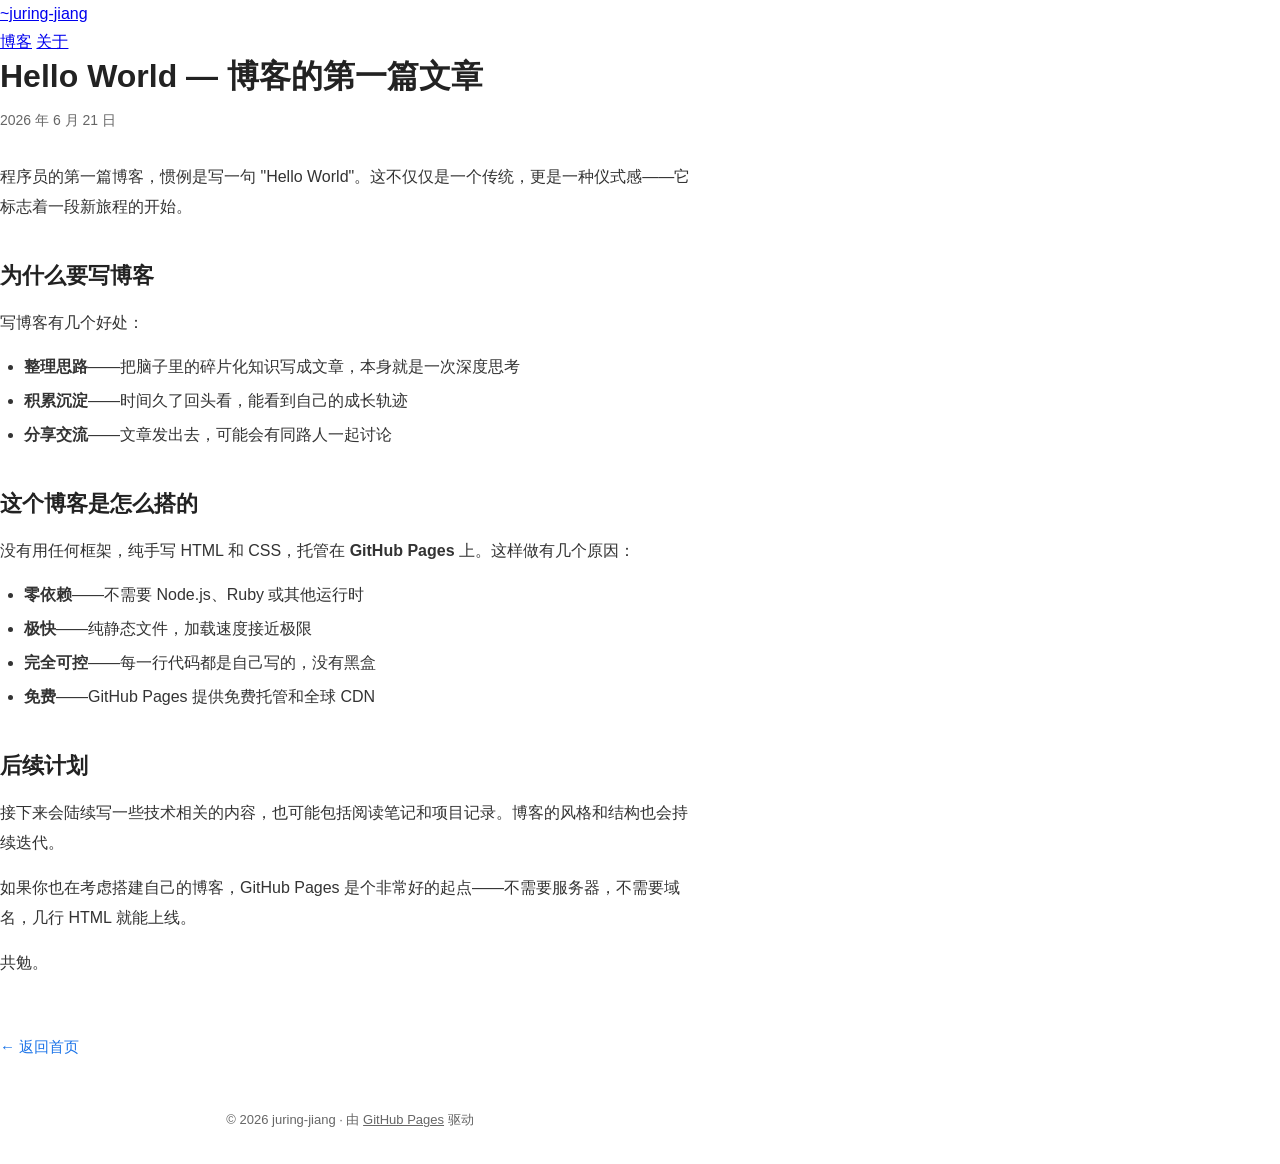
<file: posts/hello-world.html>
<!DOCTYPE html>
<html lang="zh-CN">
<head>
  <meta charset="UTF-8">
  <meta name="viewport" content="width=device-width, initial-scale=1.0">
  <title>Hello World — juring-jiang</title>
  <link rel="stylesheet" href="../style.css">
</head>
<body>
  <div class="container">
    <nav>
      <a class="site-title" href="../">~juring-jiang</a>
      <div class="nav-links">
        <a href="../">博客</a>
        <a href="../about.html">关于</a>
      </div>
    </nav>

    <article class="article">
      <h1>Hello World — 博客的第一篇文章</h1>
      <div class="meta">2026 年 6 月 21 日</div>

      <div class="content">
        <p>程序员的第一篇博客，惯例是写一句 "Hello World"。这不仅仅是一个传统，更是一种仪式感——它标志着一段新旅程的开始。</p>

        <h2>为什么要写博客</h2>
        <p>写博客有几个好处：</p>
        <ul>
          <li><strong>整理思路</strong>——把脑子里的碎片化知识写成文章，本身就是一次深度思考</li>
          <li><strong>积累沉淀</strong>——时间久了回头看，能看到自己的成长轨迹</li>
          <li><strong>分享交流</strong>——文章发出去，可能会有同路人一起讨论</li>
        </ul>

        <h2>这个博客是怎么搭的</h2>
        <p>没有用任何框架，纯手写 HTML 和 CSS，托管在 <strong>GitHub Pages</strong> 上。这样做有几个原因：</p>
        <ul>
          <li><strong>零依赖</strong>——不需要 Node.js、Ruby 或其他运行时</li>
          <li><strong>极快</strong>——纯静态文件，加载速度接近极限</li>
          <li><strong>完全可控</strong>——每一行代码都是自己写的，没有黑盒</li>
          <li><strong>免费</strong>——GitHub Pages 提供免费托管和全球 CDN</li>
        </ul>

        <h2>后续计划</h2>
        <p>接下来会陆续写一些技术相关的内容，也可能包括阅读笔记和项目记录。博客的风格和结构也会持续迭代。</p>
        <p>如果你也在考虑搭建自己的博客，GitHub Pages 是个非常好的起点——不需要服务器，不需要域名，几行 HTML 就能上线。</p>

        <p>共勉。</p>
      </div>

      <a class="back-link" href="../">← 返回首页</a>
    </article>

    <footer>
      <p>&copy; 2026 juring-jiang &middot; 由 <a href="https://pages.github.com">GitHub Pages</a> 驱动</p>
    </footer>
  </div>
</body>
</html>
</file>
<file: style.css>
:root {
  --bg: #fff;
  --text: #222;
  --muted: #666;
  --border: #e5e5e5;
  --accent: #1a73e8;
  --accent-hover: #1557b0;
  --tag-bg: #e8f0fe;
  --tag-text: #1a73e8;
  --sidebar-w: 200px;
  --radius: 10px;
}

* { margin: 0; padding: 0; box-sizing: border-box; }

body {
  font-family: -apple-system, BlinkMacSystemFont, "Segoe UI", Roboto, "Helvetica Neue", Arial, "Noto Sans SC", sans-serif;
  color: var(--text);
  background: var(--bg);
  line-height: 1.75;
  font-size: 16px;
  display: flex;
  min-height: 100vh;
}

.sidebar {
  width: var(--sidebar-w);
  flex-shrink: 0;
  padding: 32px 24px;
  border-right: 1px solid var(--border);
  display: flex;
  flex-direction: column;
  gap: 28px;
}

.sidebar .site-title {
  font-size: 20px;
  font-weight: 700;
  color: var(--text);
  text-decoration: none;
}

.sidebar .site-title:hover {
  color: var(--accent);
}

.sidebar .site-desc {
  font-size: 13px;
  color: var(--muted);
  line-height: 1.5;
}

.sidebar-nav {
  display: flex;
  flex-direction: column;
  gap: 4px;
}

.sidebar-nav a {
  text-decoration: none;
  color: var(--muted);
  font-size: 15px;
  padding: 4px 0;
  transition: color .15s;
}

.sidebar-nav a:hover,
.sidebar-nav a.active {
  color: var(--text);
}

.sidebar-cats {
  display: flex;
  flex-direction: column;
  gap: 8px;
}

.sidebar-cats .cat-label {
  font-size: 12px;
  font-weight: 600;
  text-transform: uppercase;
  letter-spacing: .5px;
  color: var(--muted);
  margin-bottom: 2px;
}

.sidebar-cats a {
  text-decoration: none;
  font-size: 14px;
  color: var(--muted);
  padding: 3px 0;
  display: flex;
  align-items: center;
  gap: 8px;
}

.sidebar-cats a:hover,
.sidebar-cats a.active {
  color: var(--accent);
}

.sidebar-cats .count {
  font-size: 12px;
  color: var(--muted);
  margin-left: auto;
}

.main {
  flex: 1;
  min-width: 0;
  padding: 40px 48px;
  max-width: 920px;
}

.hero {
  margin-bottom: 48px;
}

.hero h1 {
  font-size: 28px;
  font-weight: 800;
  line-height: 1.3;
  margin-bottom: 8px;
}

.hero p {
  font-size: 16px;
  color: var(--muted);
}

.post-list {
  list-style: none;
}

.post-card {
  margin-bottom: 28px;
  padding-bottom: 28px;
  border-bottom: 1px solid var(--border);
}

.post-card:last-child {
  border-bottom: none;
}

.post-card a {
  text-decoration: none;
  color: inherit;
}

.post-card h2 {
  font-size: 22px;
  font-weight: 700;
  margin-bottom: 6px;
  color: var(--text);
}

.post-card h2:hover {
  color: var(--accent);
}

.post-card .meta {
  font-size: 13px;
  color: var(--muted);
  margin-bottom: 8px;
}

.post-card .excerpt {
  font-size: 15px;
  color: var(--muted);
  line-height: 1.7;
}

.post-card .tags {
  margin-top: 10px;
  display: flex;
  gap: 8px;
  flex-wrap: wrap;
}

.post-card .tag {
  font-size: 12px;
  padding: 2px 10px;
  border-radius: 12px;
  background: var(--tag-bg);
  color: var(--tag-text);
  text-decoration: none;
}

.post-card .tag:hover {
  filter: brightness(.95);
}

.about-section {
  max-width: 640px;
}

.about-section h1 {
  font-size: 30px;
  font-weight: 800;
  margin-bottom: 20px;
}

.about-section p {
  font-size: 16px;
  color: var(--muted);
  margin-bottom: 16px;
}

.article {
  max-width: 700px;
  margin: 0 auto;
}

.article h1 {
  font-size: 32px;
  font-weight: 800;
  margin-bottom: 10px;
  line-height: 1.3;
}

.article .meta {
  font-size: 14px;
  color: var(--muted);
  margin-bottom: 30px;
}

.article .content h2 {
  font-size: 22px;
  font-weight: 700;
  margin-top: 36px;
  margin-bottom: 12px;
}

.article .content h3 {
  font-size: 18px;
  font-weight: 600;
  margin-top: 28px;
  margin-bottom: 10px;
}

.article .content p {
  margin-bottom: 16px;
  font-size: 16px;
  line-height: 1.85;
  color: #333;
}

.article .content ul, .article .content ol {
  margin-bottom: 16px;
  padding-left: 24px;
}

.article .content li {
  margin-bottom: 6px;
  color: #333;
}

.article .content pre {
  background: #f5f5f5;
  border-radius: var(--radius);
  padding: 16px;
  overflow-x: auto;
  margin-bottom: 16px;
  font-size: 14px;
  line-height: 1.6;
}

.article .content code {
  font-family: "SF Mono", "Fira Code", "Fira Mono", Menlo, Consolas, monospace;
  font-size: 14px;
  background: #f5f5f5;
  padding: 2px 6px;
  border-radius: 4px;
}

.article .content pre code {
  background: none;
  padding: 0;
}

.article .content table {
  width: 100%;
  border-collapse: collapse;
  margin-bottom: 20px;
  font-size: 14px;
}

.article .content th,
.article .content td {
  padding: 10px 14px;
  border: 1px solid var(--border);
  text-align: left;
  vertical-align: top;
}

.article .content th {
  background: #f5f5f5;
  font-weight: 600;
  font-size: 13px;
  color: var(--text);
}

.article .content td {
  color: #333;
}

.article .content blockquote {
  border-left: 3px solid var(--accent);
  padding: 8px 16px;
  margin: 16px 0;
  background: #f8f9fb;
  border-radius: 0 6px 6px 0;
  color: var(--muted);
  font-size: 15px;
}

.article .content hr {
  border: none;
  border-top: 1px solid var(--border);
  margin: 32px 0;
}

.article .content .callout {
  background: #fef9e7;
  border-left: 4px solid #f0b90b;
  padding: 12px 16px;
  border-radius: 0 8px 8px 0;
  margin: 16px 0;
  font-size: 14px;
  color: #333;
}

.article .content .callout-danger {
  background: #fdf0f0;
  border-left-color: #e24b4a;
}

.article .back-link {
  display: inline-block;
  margin-top: 40px;
  color: var(--accent);
  text-decoration: none;
  font-size: 15px;
}

.article .back-link:hover {
  text-decoration: underline;
}

footer {
  text-align: center;
  padding: 48px 0 32px;
  font-size: 13px;
  color: var(--muted);
}

footer a {
  color: var(--muted);
}

@media (max-width: 768px) {
  body { flex-direction: column; }
  .sidebar {
    width: 100%;
    padding: 20px;
    border-right: none;
    border-bottom: 1px solid var(--border);
    flex-direction: row;
    flex-wrap: wrap;
    gap: 16px;
    align-items: center;
  }
  .sidebar .site-desc { display: none; }
  .sidebar-nav { flex-direction: row; gap: 16px; }
  .sidebar-cats { flex-direction: row; gap: 12px; }
  .sidebar-cats .cat-label { display: none; }
  .sidebar-cats .count { display: none; }
  .main {
    padding: 24px 20px;
    max-width: none;
  }
  .hero h1 { font-size: 24px; }
  .post-card h2 { font-size: 19px; }
  .article h1 { font-size: 26px; }
}
</file>
